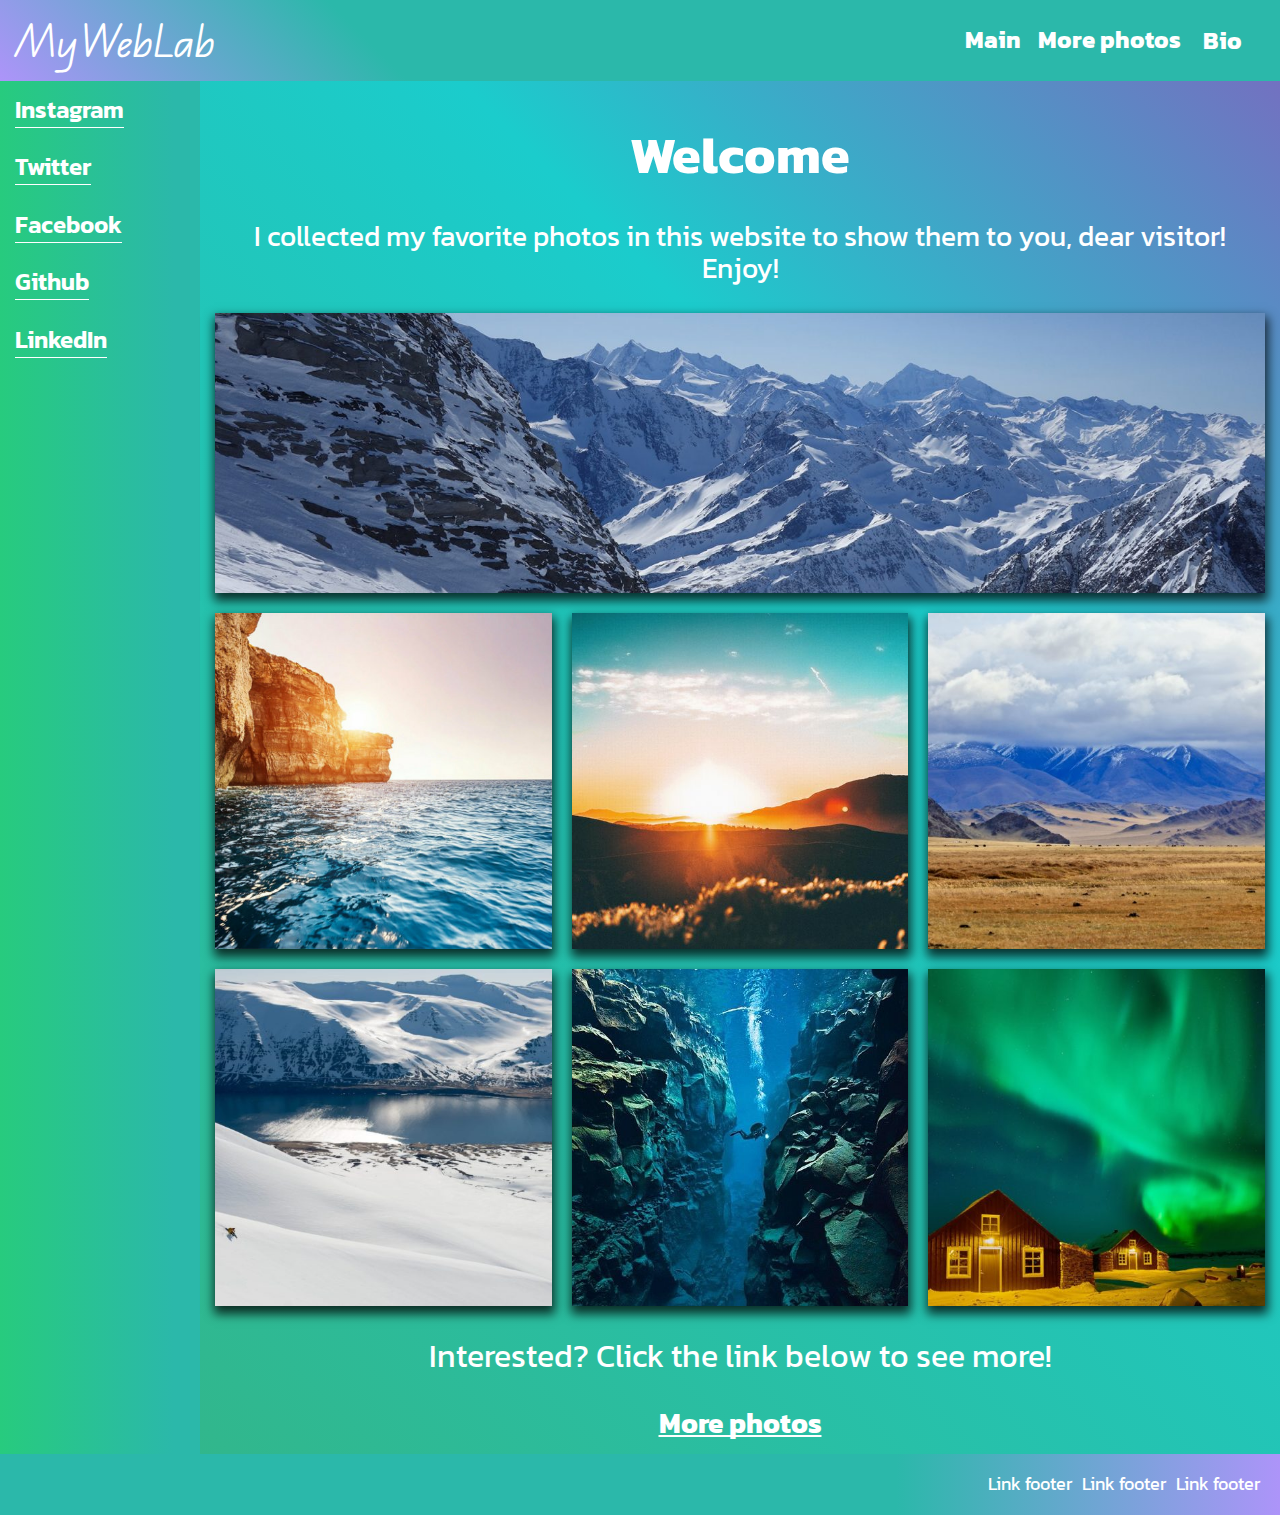
<file: index.html>
<!DOCTYPE html>
<html lang="en">
  <head>
    <meta charset="UTF-8" />
    <meta name="viewport" content="width=device-width, initial-scale=1.0" />
    <title>MyWebLab</title>
    <link
      rel="stylesheet"
      href="https://cdnjs.cloudflare.com/ajax/libs/modern-normalize/1.0.0/modern-normalize.min.css"
    />
    <link rel="preconnect" href="https://fonts.googleapis.com" />
    <link rel="preconnect" href="https://fonts.gstatic.com" crossorigin />
    <link
      href="https://fonts.googleapis.com/css2?family=Edu+QLD+Beginner:wght@500&family=Kanit:wght@200&display=swap"
      rel="stylesheet"
    />
    <link rel="stylesheet" href="./css/main.min.css" />
  </head>
  <body class="body">
    <div class="wrapper">
      <header class="header">
        <a href="./index.html" class="header__logo">MyWebLab</a>
        <nav class="header-nav">
          <ul class="header-list">
            <li class="header-list__item">
              <a href="./index.html" class="header-list__link-one">Main</a>
            </li>
            <li class="header-list__item">
              <a href="./photo-gallery.html" class="header-list__link-two">
                More photos
              </a>
            </li>
            <li class="header-list__item">
              <button
                data-modal-open
                type="button"
                class="header-list__link-three"
              >
                Bio
              </button>
            </li>
          </ul>
        </nav>
      </header>
      <main class="main">
        <aside class="sidebar">
          <nav class="sidebar__menu">
            <ul class="sidebar__list">
              <li class="sidebar__item">
                <a href="#" class="sidebar__link">Instagram</a>
              </li>
              <li class="sidebar__item">
                <a href="#" class="sidebar__link">Twitter</a>
              </li>
              <li class="sidebar__item">
                <a href="#" class="sidebar__link">Facebook</a>
              </li>
              <li class="sidebar__item">
                <a href="#" class="sidebar__link">Github</a>
              </li>
              <li class="sidebar__item">
                <a href="#" class="sidebar__link">LinkedIn</a>
              </li>
            </ul>
          </nav>
        </aside>
        <section class="content">
          <h1 class="content__title">Welcome</h1>
          <p class="content__txt">
            I collected my favorite photos in this website to show them to you,
            dear visitor! <br />
            Enjoy!
          </p>
          <div class="content__gallery garelly">
            <div class="gallery-item">
              <img src="./img/1.jpg" alt="Picture" />
            </div>
            <div class="gallery-item gallery-item__big--one">
              <img src="./img/7.jpg" alt="Picture" />
            </div>
            <div class="gallery-item">
              <img src="./img/3.jpg" alt="Picture" />
            </div>
            <div class="gallery-item">
              <img src="./img/4.jpg" alt="Picture" />
            </div>
            <div class="gallery-item">
              <img src="./img/5.jpg" alt="Picture" />
            </div>
            <div class="gallery-item gallery-item__big--two">
              <img src="./img/6.jpg" alt="Picture" />
            </div>
            <div class="gallery-item">
              <img src="./img/10.jpg" alt="Picture" />
            </div>
          </div>
          <p class="content__txt--two">
            Interested? Click the link below to see more!
          </p>
          <a href="./photo-gallery.html" class="content__link"> More photos</a>
        </section>
      </main>
      <footer class="footer">
        <div class="footer-container">
          <ul class="footer-container__list">
            <li class="footer-container__list">
              <a class="footer-container__link">Link footer</a>
            </li>
            <li class="footer-container__list">
              <a class="footer-container__link">Link footer</a>
            </li>
            <li class="footer-container__list">
              <a class="footer-container__link">Link footer</a>
            </li>
          </ul>
        </div>
      </footer>
    </div>
    <div data-modal class="bio-backdrop is-invisible">
      <div class="bio-modal">
        <button data-modal-close class="bio-modal__close-btn">X</button>
        <h2 class="bio-modal__title">About this website</h2>
        <p class="bio-modal__txt">
          Personally, this website was created to train my skills with grid and
          just to practice coding. Hope you enjoyed!
        </p>
        <p class="bio-modal__example-txt">
          Lorem, ipsum dolor sit amet consectetur adipisicing elit. Quis
          distinctio in sapiente nam adipisci facere ipsa repellendus quam
          accusamus autem, exercitationem optio neque, dolor qui, itaque eveniet
          laborum facilis corrupti.
        </p>
      </div>
    </div>
    <script src="./js/scroll.js"></script>
    <script src="./js/bio.js"></script>
  </body>
</html>
</file>
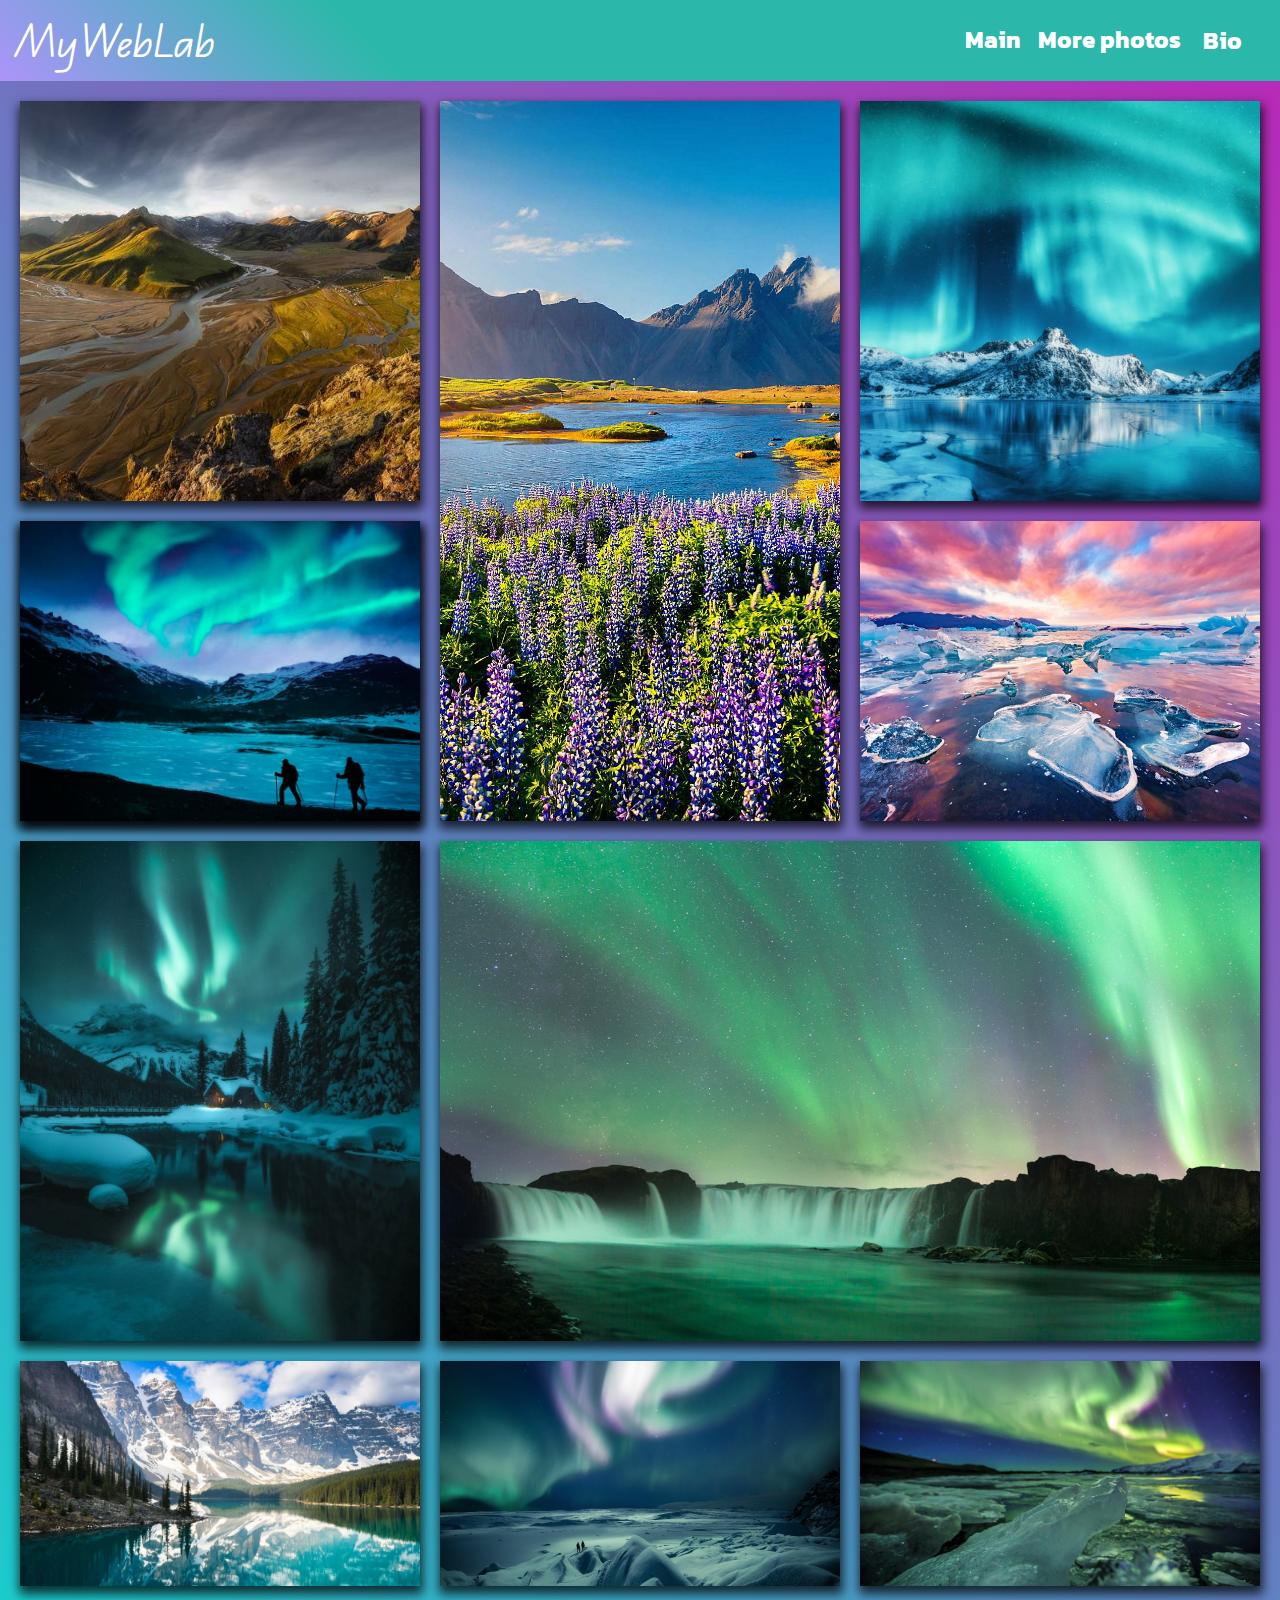
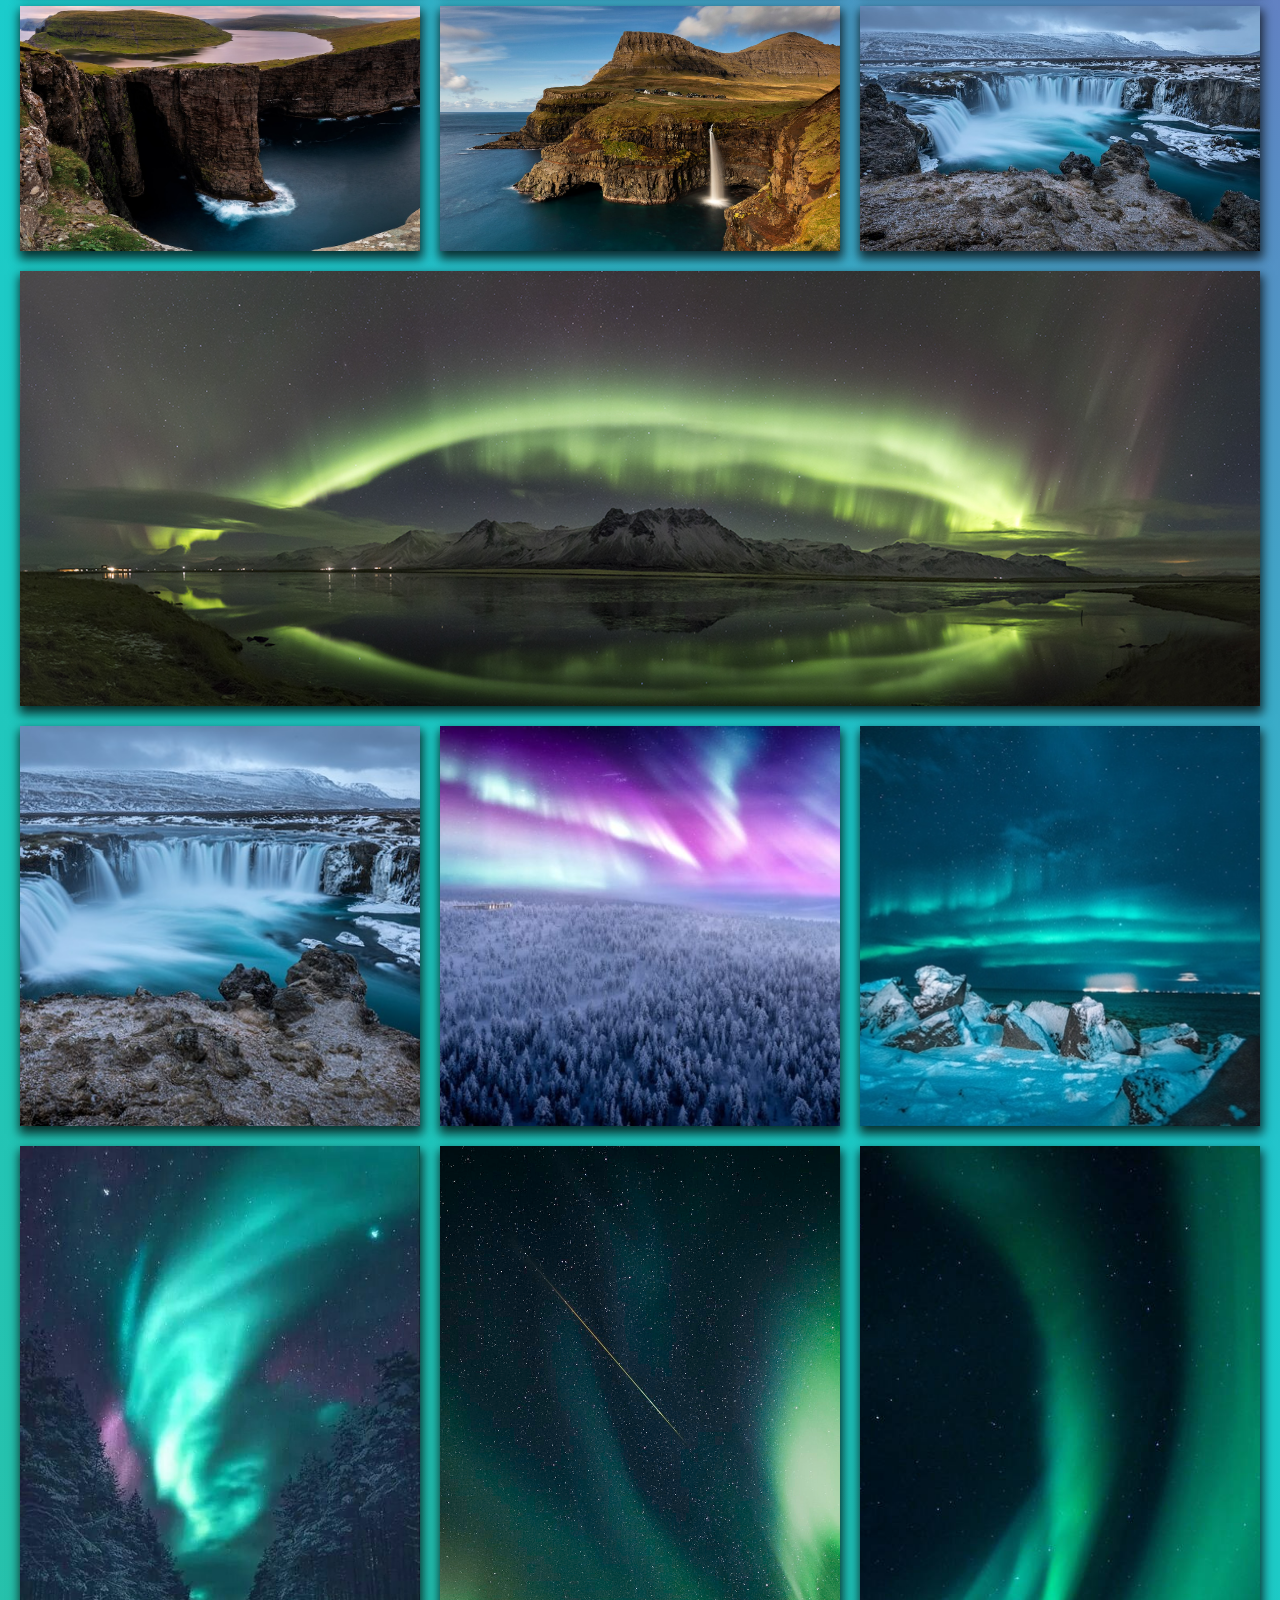
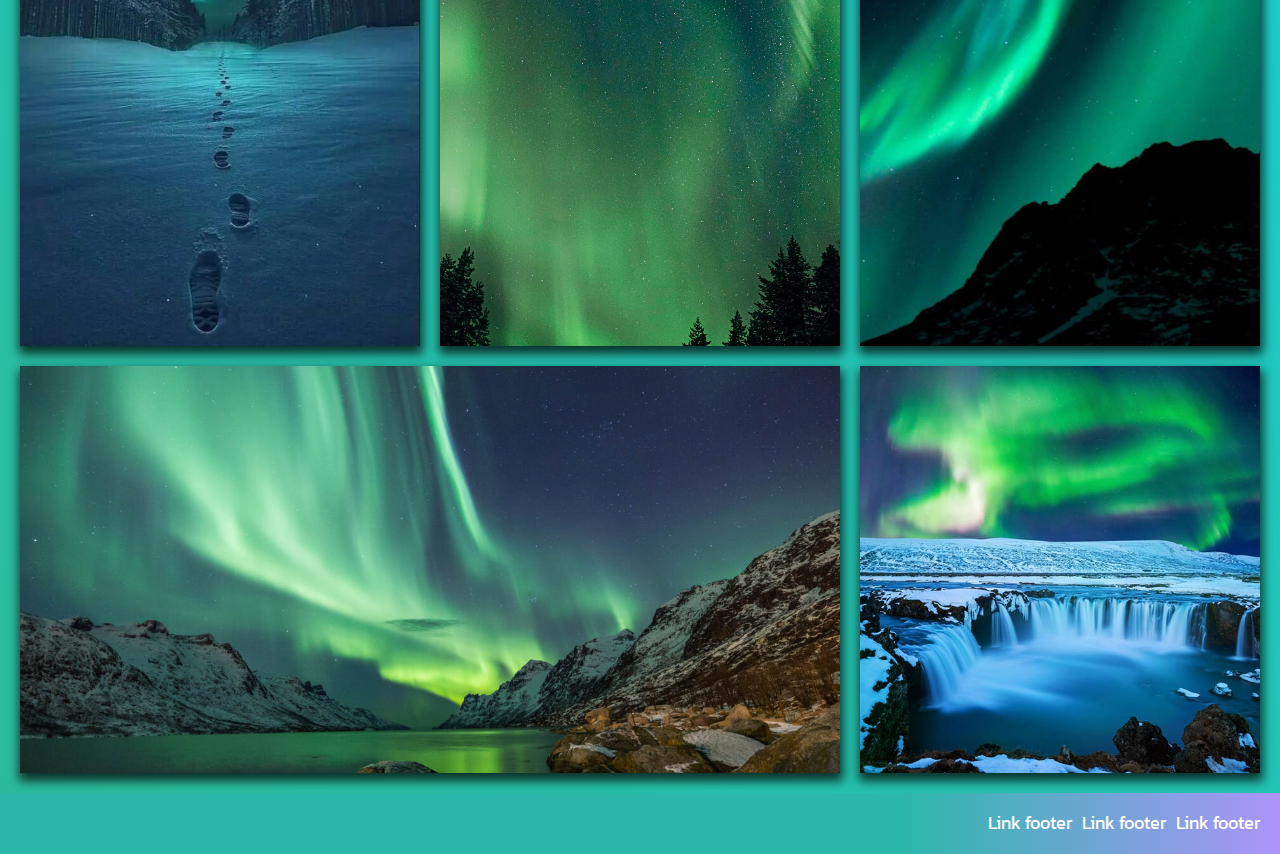
<file: photo-gallery.html>
<!DOCTYPE html>
<html lang="en">
  <head>
    <meta charset="UTF-8" />
    <meta name="viewport" content="width=device-width, initial-scale=1.0" />
    <title>Grid Playground</title>
    <link
      rel="stylesheet"
      href="https://cdnjs.cloudflare.com/ajax/libs/modern-normalize/1.0.0/modern-normalize.min.css"
    />
    <link rel="preconnect" href="https://fonts.googleapis.com" />
    <link rel="preconnect" href="https://fonts.gstatic.com" crossorigin />
    <link
      href="https://fonts.googleapis.com/css2?family=Edu+QLD+Beginner:wght@500&family=Kanit:wght@200&display=swap"
      rel="stylesheet"
    />
    <link rel="stylesheet" href="./css/main.min.css" />
  </head>
  <body>
    <div class="wrapper">
      <header class="header">
        <a href="./index.html" class="header__logo">MyWebLab</a>
        <nav class="header-nav">
          <ul class="header-list">
            <li class="header-list__item">
              <a href="./index.html" class="header-list__link-one">Main</a>
            </li>
            <li class="header-list__item">
              <a href="./photo-gallery.html" class="header-list__link-two">
                More photos
              </a>
            </li>
            <li class="header-list__item">
              <button
                data-modal-open
                type="button"
                class="header-list__link-three"
              >
                Bio
              </button>
            </li>
          </ul>
        </nav>
      </header>
      <main class="main-two">
        <section class="gallery-section">
          <div class="gallery-container">
            <div class="thumb-wrapper thumb-wrapper1">
              <img src="./img/27.jpg" alt="Picture" />
            </div>
            <div class="thumb-wrapper thumb-wrapper2">
              <img src="./img/14.jpg" alt="Picture" />
            </div>
            <div class="thumb-wrapper thumb-wrapper3">
              <img src="./img/15.jpg" alt="Picture" />
            </div>
            <div class="thumb-wrapper thumb-wrapper4">
              <img src="./img/16.jpg" alt="Picture" />
            </div>
            <div class="thumb-wrapper thumb-wrapper5">
              <img src="./img/17.jpg" alt="Picture" />
            </div>
            <div class="thumb-wrapper thumb-wrapper6">
              <img src="./img/31.jpg" alt="Picture" />
            </div>
            <div class="thumb-wrapper thumb-wrapper7">
              <img src="./img/19.jpg" alt="Picture" />
            </div>
            <div class="thumb-wrapper thumb-wrapper8">
              <img src="./img/20.jpg" alt="Picture" />
            </div>
            <div class="thumb-wrapper thumb-wrapper9">
              <img src="./img/33.jfif" alt="Picture" />
            </div>
            <div class="thumb-wrapper thumb-wrapper10">
              <img src="./img/22.jpg" alt="Picture" />
            </div>
            <div class="thumb-wrapper thumb-wrapper11">
              <img src="./img/23.jpg" alt="Picture" />
            </div>
            <div class="thumb-wrapper thumb-wrapper12">
              <img src="./img/24.jpg" alt="Picture" />
            </div>
            <div class="thumb-wrapper thumb-wrapper13">
              <img src="./img/25.jpg" alt="Picture" />
            </div>
            <div class="thumb-wrapper thumb-wrapper14">
              <img src="./img/26.jpg" alt="Picture" />
            </div>
            <div class="thumb-wrapper thumb-wrapper15">
              <img src="./img/34.jpg" alt="Picture" />
            </div>
            <div class="thumb-wrapper thumb-wrapper16">
              <img src="./img/16.jpg" alt="Picture" />
            </div>
            <div class="thumb-wrapper thumb-wrapper17">
              <img src="./img/12.jpg" alt="Picture" />
            </div>
            <div class="thumb-wrapper thumb-wrapper18">
              <img src="./img/18.jpg" alt="Picture" />
            </div>
            <div class="thumb-wrapper thumb-wrapper19">
              <img src="./img/35.jpg" alt="Picture" />
            </div>
            <div class="thumb-wrapper thumb-wrapper20">
              <img src="./img/36.jfif" alt="Picture" />
            </div>
            <div class="thumb-wrapper thumb-wrapper21">
              <img src="./img/37.jpg" alt="Picture" />
            </div>
            <div class="thumb-wrapper thumb-wrapper22">
              <img src="./img/38.jpg" alt="Picture" />
            </div>
            <div class="thumb-wrapper thumb-wrapper23">
              <img src="./img/39.jfif" alt="Picture" />
            </div>
          </div>
        </section>
      </main>
      <footer class="footer">
        <div class="footer-container">
          <ul class="footer-container__list">
            <li class="footer-container__list">
              <a class="footer-container__link">Link footer</a>
            </li>
            <li class="footer-container__list">
              <a class="footer-container__link">Link footer</a>
            </li>
            <li class="footer-container__list">
              <a class="footer-container__link">Link footer</a>
            </li>
          </ul>
        </div>
      </footer>
    </div>
    <div data-modal class="bio-backdrop is-invisible">
      <div class="bio-modal">
        <button data-modal-close class="bio-modal__close-btn">X</button>
        <h2 class="bio-modal__title">About this website</h2>
        <p class="bio-modal__txt">
          Personally, this website was created to train my skills with grid and
          just to practice coding. Hope you enjoyed!
        </p>
        <p class="bio-modal__example-txt">
          Lorem, ipsum dolor sit amet consectetur adipisicing elit. Quis
          distinctio in sapiente nam adipisci facere ipsa repellendus quam
          accusamus autem, exercitationem optio neque, dolor qui, itaque eveniet
          laborum facilis corrupti.
        </p>
      </div>
    </div>
    <script src="./js/bio.js"></script>
    <script src="./js/scroll.js"></script>
  </body>
</html>
</file>
<file: css/main.min.css>
html{-webkit-box-sizing:border-box;box-sizing:border-box;scroll-behavior:smooth}*,*::after,*::before{-webkit-box-sizing:inherit;box-sizing:inherit}h1,h2,h3,h4,h5,h6,p{margin-top:0}ul{list-style:none;padding-left:0;margin:0}a{text-decoration:none;color:inherit}img{display:block;max-width:100%;height:auto}address{font-style:normal}body{font-family:"Kanit",sans-serif;background:linear-gradient(45deg, rgb(82, 58, 180) 0%, rgb(50, 182, 138) 31%, rgb(27, 204, 204) 61%, rgb(182, 43, 184) 87%);background-size:200% 200%;-webkit-animation:bgColor 10s ease-in-out infinite alternate;animation:bgColor 10s ease-in-out infinite alternate}@-webkit-keyframes bgColor{0%{background-position:0% 50%}50%{background-position:50% 100%}100%{background-position:100% 50%}}@keyframes bgColor{0%{background-position:0% 50%}50%{background-position:50% 100%}100%{background-position:100% 50%}}.wrapper{min-height:100%;display:grid;grid-template-areas:"header" "main" "footer"}.header{position:sticky;top:0;padding:15px;background:linear-gradient(45deg, rgb(173, 148, 249) 0%, rgb(43, 184, 170) 30%);display:grid;grid-template:1fr/1fr minmax(auto, 300px);-webkit-box-align:center;-ms-flex-align:center;align-items:center}.header__logo{font-size:44px;color:#fff;font-family:"Edu QLD Beginner";-webkit-transition:800ms ease;transition:800ms ease}.header-list{display:grid;grid-auto-flow:column}.header-list__link-one,.header-list__link-two,.header-list__link-three{display:block;font-size:24px;font-weight:700;color:#fff;-webkit-transition:color .4s ease-in-out;transition:color .4s ease-in-out;-webkit-transition:600ms ease;transition:600ms ease}.header-list__link-three{display:inline-block;background-color:rgba(0,0,0,0);border:none;cursor:pointer}.is-hidden{opacity:0;pointer-events:none}.header-list__link-one:hover,.header-list__link-two:hover,.header-list__link-three:hover{color:#ff82d5}.main{display:grid;grid-template:1fr/minmax(auto, 200px) 1fr}.sidebar{padding:15px 0 0 15px;background:-webkit-gradient(linear, left top, right top, from(rgb(39, 203, 126)), color-stop(87%, rgb(43, 184, 170)));background:linear-gradient(90deg, rgb(39, 203, 126) 0%, rgb(43, 184, 170) 87%)}.sidebar__list{display:grid;-webkit-box-align:end;-ms-flex-align:end;align-items:end;gap:30px}.sidebar__link{font-size:24px;font-weight:600;color:#fff;-webkit-transition:color 250ms ease-in-out,border-bottom 250ms ease-in-out;transition:color 250ms ease-in-out,border-bottom 250ms ease-in-out;border-bottom:1px solid #fff}.sidebar__link:hover{color:#ff82d5;border-color:#ff82d5}.content{display:grid;grid-template:1fr/1fr;padding:45px 15px 15px 15px}.content__title{font-size:52px;color:#fff;text-align:center;-webkit-animation:txtShow .4s;animation:txtShow .4s}@-webkit-keyframes txtShow{from{opacity:0}to{opacity:1}}@keyframes txtShow{from{opacity:0}to{opacity:1}}.content__txt{font-size:28px;text-align:center;color:#fff;-webkit-animation:txtShowTwo 1s;animation:txtShowTwo 1s}@-webkit-keyframes txtShowTwo{from{opacity:0}to{opacity:1}}@keyframes txtShowTwo{from{opacity:0}to{opacity:1}}.content__gallery{display:grid;grid-template-columns:repeat(3, 1fr);grid-template-rows:repeat(2, 1fr);gap:20px}.gallery-item{-webkit-box-shadow:1px 6px 10px 2px rgba(0,0,0,.75);box-shadow:1px 6px 10px 2px rgba(0,0,0,.75)}.gallery-item img{width:100%;height:100%;-o-object-fit:cover;object-fit:cover}.gallery-item__big--one{grid-row:1/span 3;grid-column:1/span 3}.gallery-item__big--three{grid-row-start:5;grid-row-end:7;grid-column-start:3;grid-column-end:4}.gallery-item__big--four{grid-row-start:7;grid-row-end:8;grid-column-start:1;grid-column-end:3}.content__link{display:inline-block;text-align:center;text-decoration:underline;-webkit-text-decoration-skip-ink:none;text-decoration-skip-ink:none;font-weight:700;font-size:28px;color:#fff;-webkit-transition:color 700ms;transition:color 700ms}.content__link:hover{color:#ff82d5}.content__txt--two{font-size:32px;text-align:center;color:#fff;margin-top:32px}.footer{padding:20px;background:-webkit-gradient(linear, right top, left top, from(rgb(173, 148, 249)), color-stop(30%, rgb(43, 184, 170)));background:linear-gradient(270deg, rgb(173, 148, 249) 0%, rgb(43, 184, 170) 30%)}.footer-container__list{display:grid;grid-auto-flow:column;gap:10px;grid-template-rows:1fr;-webkit-box-pack:end;-ms-flex-pack:end;justify-content:end}.footer-container__link{font-size:18px;color:#fff;cursor:pointer;-webkit-transition:color 800ms ease;transition:color 800ms ease}.footer-container__link:hover{color:#9d4a81}.body-modal-open{overflow:hidden}.is-invisible{opacity:0;pointer-events:none}.bio-backdrop{position:absolute;top:0;left:0;width:100%;height:100%;background-color:rgba(63,63,63,.5);-webkit-transition:400ms ease;transition:400ms ease}.bio-modal{position:absolute;top:50%;left:50%;-webkit-transform:translate(-50%, -50%);transform:translate(-50%, -50%);display:grid;grid-template-columns:minmax(auto, 1fr) 1fr 1fr;grid-template-rows:minmax(auto, 80px);width:500px;height:300px;padding:20px;background-color:#fff}.bio-modal__close-btn{position:absolute;top:10px;right:10px;background-color:rgba(0,0,0,0);border:none;cursor:pointer;font-family:inherit;font-size:20px}.bio-modal__close-btn:hover{color:#f56ad9}.bio-modal__title{grid-column-start:1;grid-column-end:3;font-size:32px;font-weight:500;font-family:"Edu QLD Beginner";color:#000}.bio-modal__txt{grid-column-start:1;grid-column-end:4;font-size:18px}.bio-modal__example-txt{grid-column-start:1;grid-column-end:4}.main-two{display:grid;grid-template:1fr/1fr}.gallery-section{padding:20px}.gallery-container{display:grid;-webkit-box-pack:center;-ms-flex-pack:center;justify-content:center;grid-template-columns:repeat(3, 1fr);grid-template-rows:repeat(1, 1fr);gap:20px}img{width:100%;height:100%;-o-object-fit:cover;object-fit:cover}.thumb-wrapper{-webkit-box-shadow:1px 6px 10px 2px rgba(0,0,0,.75);box-shadow:1px 6px 10px 2px rgba(0,0,0,.75)}.thumb-wrapper1{grid-column-start:1;grid-column-end:1;grid-row-start:3;grid-row-end:2}.thumb-wrapper2{grid-row-start:1;grid-row-end:span 2;grid-column-start:3;grid-column-end:2}.thumb-wrapper3{grid-row-start:2;grid-row-end:2;grid-column-start:3;grid-column-end:4}.thumb-wrapper4{grid-row-end:6;grid-column-start:3}.thumb-wrapper5{grid-row-start:2;grid-row-end:2;grid-column-start:1}.thumb-wrapper9{grid-column:2/span 2;grid-row:3/span 1}.thumb-wrapper6{grid-row-start:1;grid-row-end:1;grid-column:1;grid-column-end:2}.thumb-wrapper15{grid-column-start:1;grid-column-end:span 3}.thumb-wrapper16{grid-column-start:1;grid-column-end:2}.thumb-wrapper22{grid-column-start:1;grid-column-end:3}/*# sourceMappingURL=main.min.css.map */
</file>
